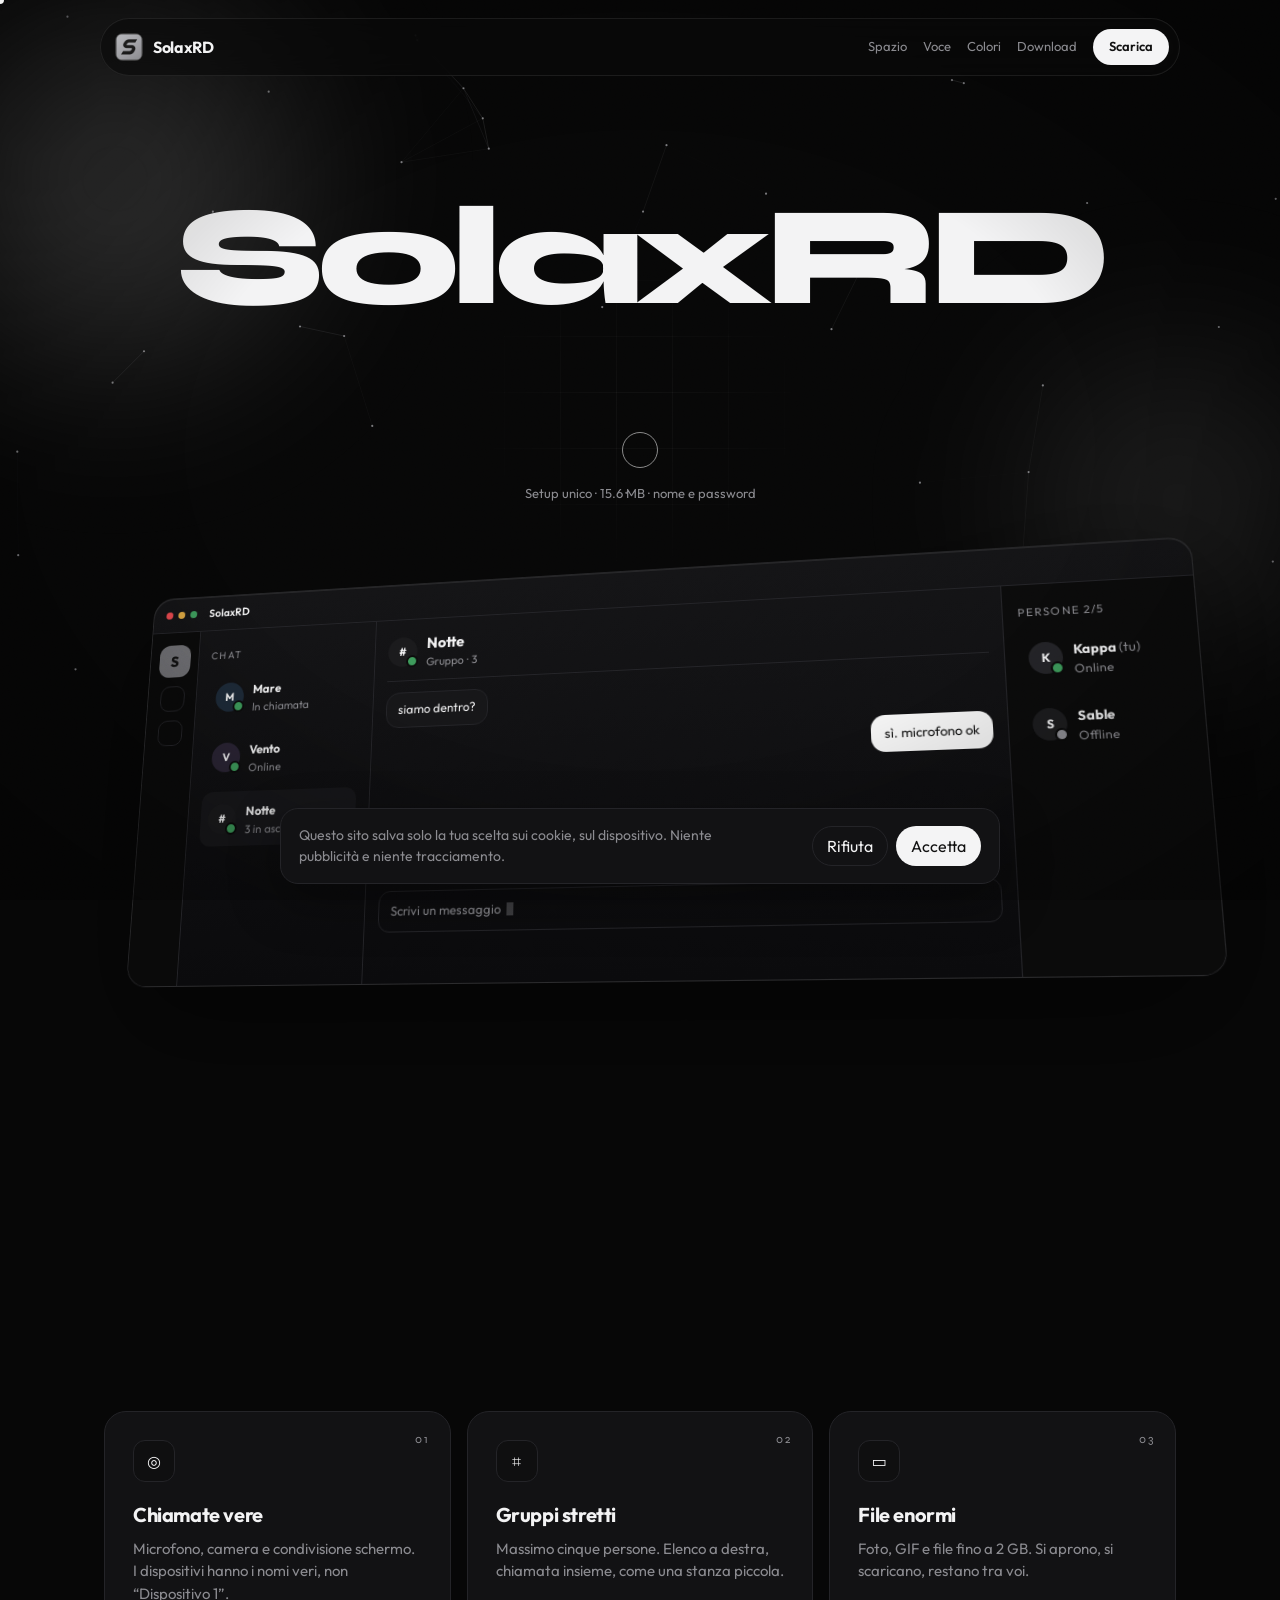
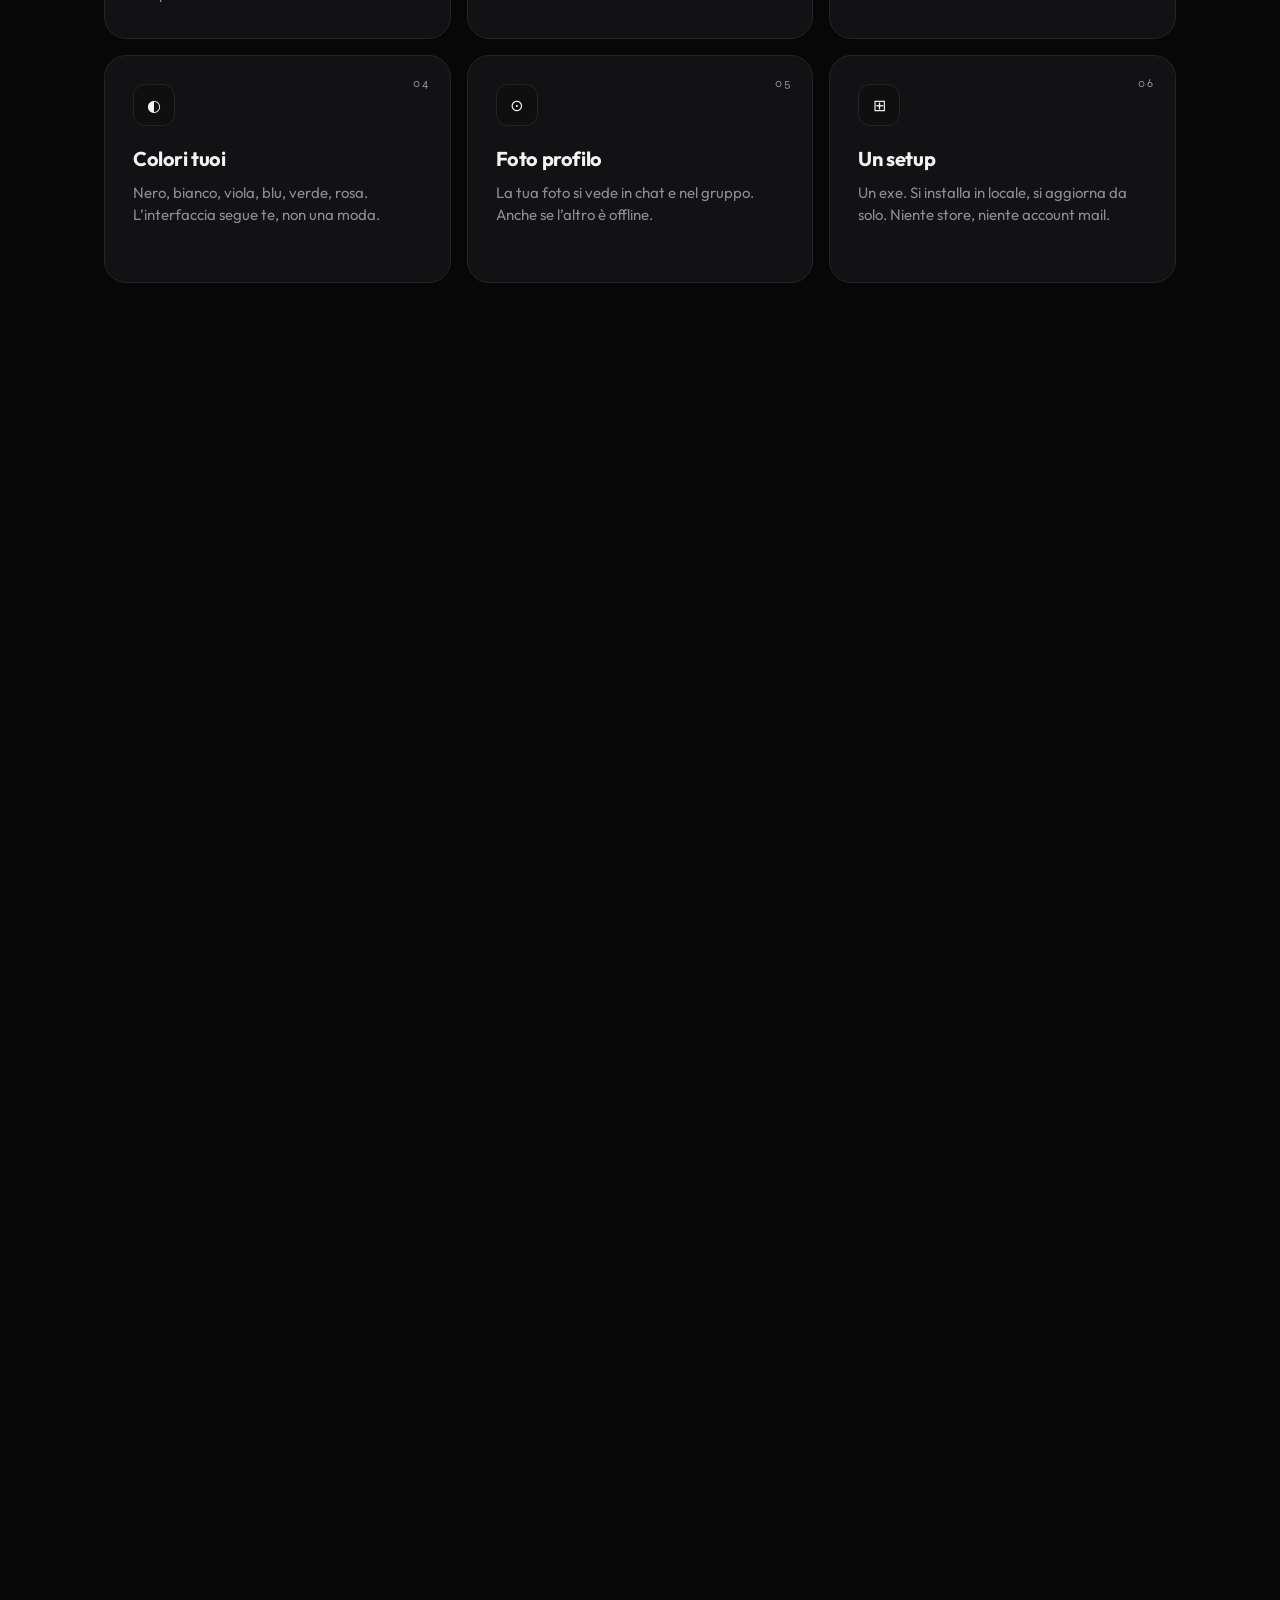
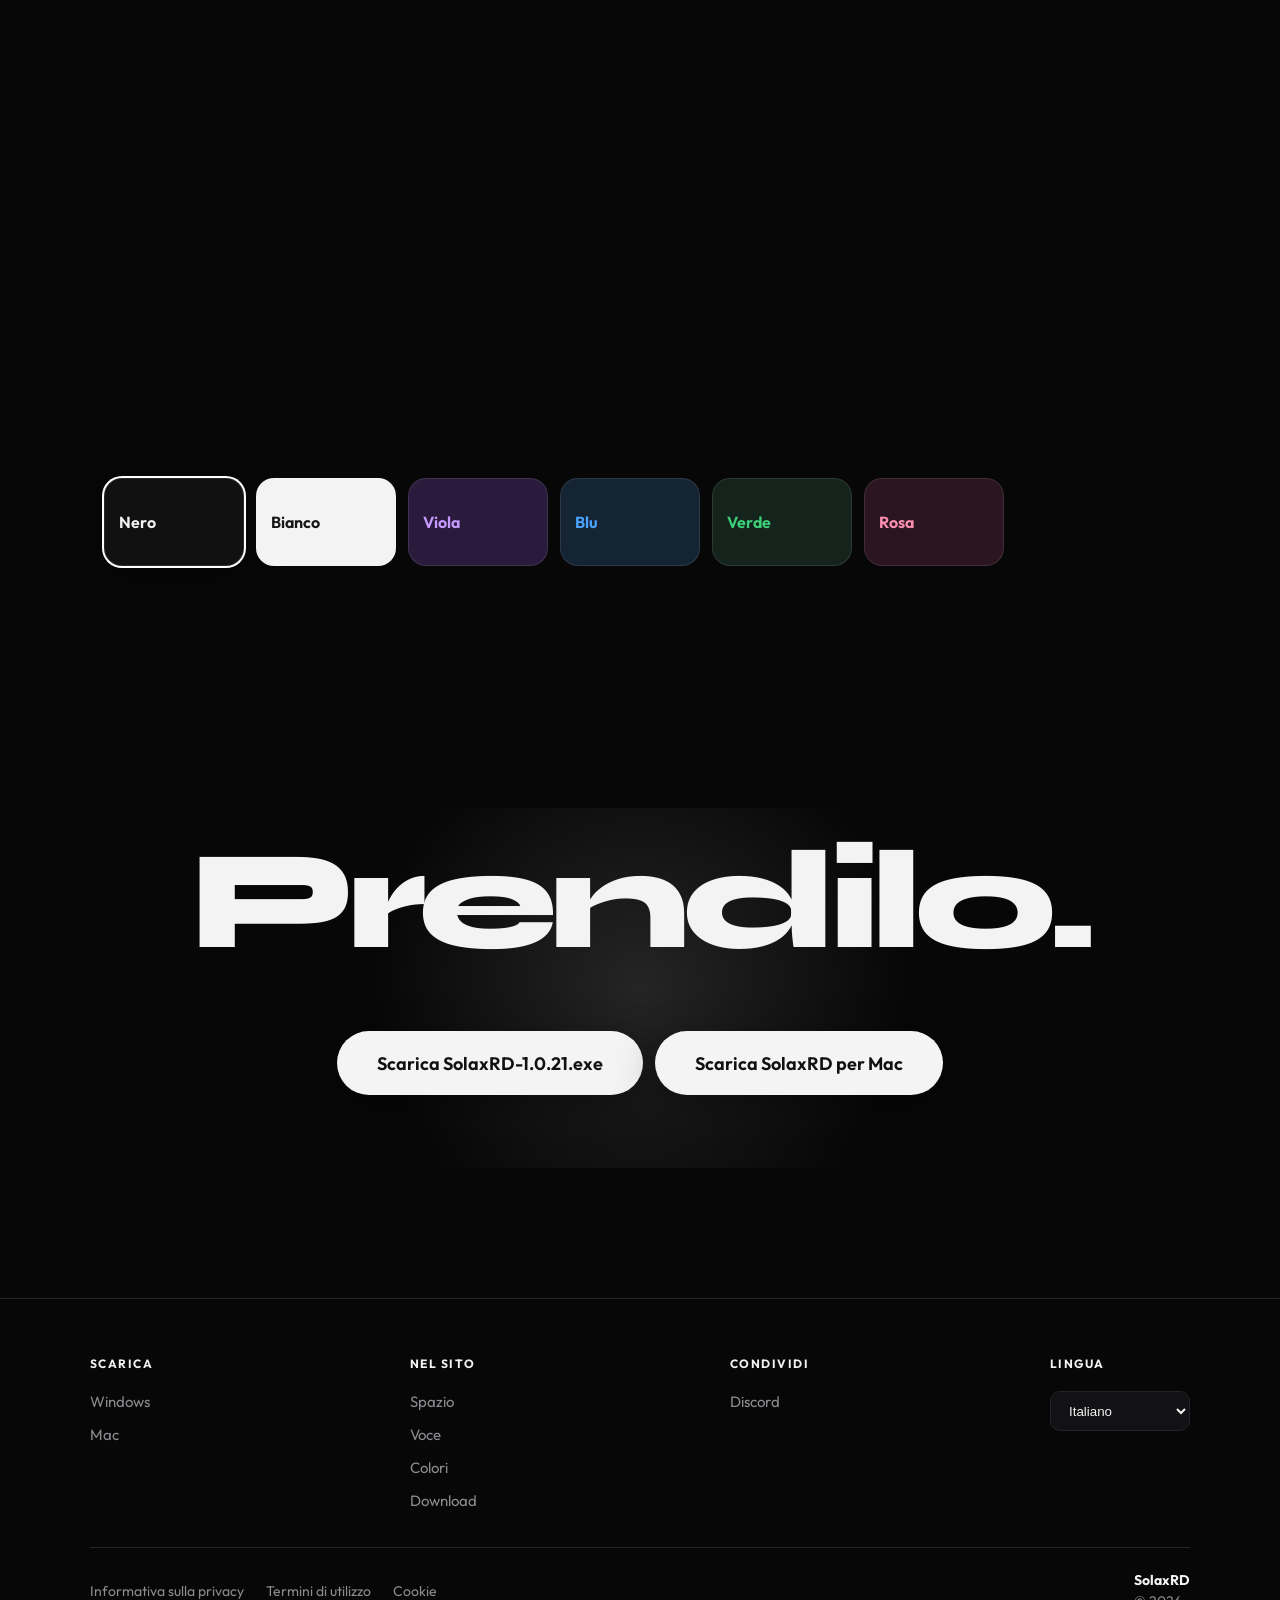
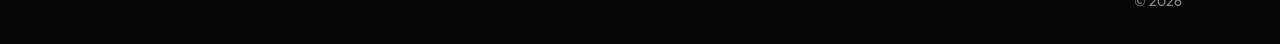
<file: index.html>
﻿<!DOCTYPE html>
<html lang="it" data-tone="dark">
<head>
  <meta charset="utf-8">
  <meta name="viewport" content="width=device-width, initial-scale=1">
  <meta name="theme-color" content="#070707">
  <meta name="description" content="SolaxRD è la chat per Windows: chiamate, gruppi, foto e file fino a 2 GB. Leggera, tua, senza browser.">
  <meta property="og:title" content="SolaxRD — Il tuo spazio. Subito.">
  <meta property="og:description" content="Chat, voce e gruppi sul desktop. Scarica per Windows.">
  <meta property="og:image" content="media/icon.png">
  <meta property="og:type" content="website">
  <title>SolaxRD — Il tuo spazio. Subito.</title>
  <link rel="icon" href="media/favicon.png">
  <link rel="apple-touch-icon" href="media/icon.png">
  <link rel="preconnect" href="https://fonts.googleapis.com">
  <link rel="preconnect" href="https://fonts.gstatic.com" crossorigin>
  <link href="https://fonts.googleapis.com/css2?family=Outfit:wght@300;400;500;600;700&family=Syne:wght@600;700;800&display=swap" rel="stylesheet">
  <link rel="stylesheet" href="css/site.css?v=3">
</head>
<body>
  <a class="skip" href="#top">Vai al contenuto</a>

  <div class="loader" id="loader" aria-hidden="true">
    <div class="loader-core">
      <div class="loader-ring"></div>
      <div class="loader-mark">
        <img src="media/icon.png" alt="">
      </div>
    </div>
    <div class="loader-bar"><span id="loader-fill"></span></div>
    <p class="loader-count" id="loader-count">00</p>
    <p class="loader-word">SolaxRD</p>
  </div>

  <div class="cursor" id="cursor"></div>
  <div class="cursor-ring" id="cursor-ring"></div>
  <canvas id="field" aria-hidden="true"></canvas>
  <div class="vignette" aria-hidden="true"></div>
  <div class="noise" aria-hidden="true"></div>
  <div class="orbs" id="orbs" aria-hidden="true">
    <span class="orb orb-a"></span>
    <span class="orb orb-b"></span>
    <span class="orb orb-c"></span>
  </div>
  <div class="progress" id="progress"></div>

  <header class="nav" id="nav">
    <div class="nav-inner">
      <a class="brand" href="#top">
        <img src="media/icon.png" alt="">
        <span>SolaxRD</span>
      </a>
      <nav class="nav-links">
        <a href="#features">Spazio</a>
        <a href="#live">Voce</a>
        <a href="#themes">Colori</a>
        <a href="#get">Download</a>
      </nav>
      <a class="nav-cta" href="download/SolaxRD-1.0.21.exe" download="SolaxRD-1.0.21.exe">
        <span class="magnetic-inner">Scarica</span>
      </a>
      <button class="nav-toggle" id="nav-toggle" type="button" aria-label="Apri il menu" aria-controls="menu" aria-expanded="false">
        <span></span><span></span>
      </button>
    </div>
  </header>
  <nav class="menu" id="menu" aria-hidden="true">
    <a href="#features">Spazio</a>
    <a href="#live">Voce</a>
    <a href="#themes">Colori</a>
    <a href="#get">Download</a>
    <a class="menu-dl" href="download/SolaxRD-1.0.21.exe" download="SolaxRD-1.0.21.exe">Scarica per Windows</a>
  </nav>

  <main id="top">
    <section class="hero">
      <div class="spot-grid" id="spot-grid" aria-hidden="true"></div>
      <p class="kicker reveal"><span></span> Windows · voce · gruppi</p>
      <h1 class="hero-title" data-split>SolaxRD</h1>
      <p class="lead reveal">Chat e chiamate sul desktop. Niente schede, niente attesa: apri, entra, parla.</p>
      <div class="hero-actions reveal">
        <a class="btn btn-glow" href="download/SolaxRD-1.0.21.exe" download="SolaxRD-1.0.21.exe">
          <span class="magnetic-inner">
            <span class="btn-shine"></span>
            Scarica per Windows
          </span>
        </a>
        <a class="btn" href="download/SolaxRD-Mac.zip" download="SolaxRD-Mac.zip">
          <span class="magnetic-inner">Scarica per Mac</span>
        </a>
      </div>
        <p class="btn-meta" id="hero-meta">Setup unico · <span data-size>~16 MB</span> · nome e password</p>
      </div>
      <div class="hero-stage">
        <div class="hero-s" aria-hidden="true">S</div>
        <div class="device" id="device">
          <div class="device-bar">
            <span></span><span></span><span></span>
            <strong>SolaxRD</strong>
          </div>
          <div class="device-body">
            <aside class="mock-rail">
              <div class="mock-s">S</div>
              <i class="dot-btn"></i>
              <i class="dot-btn"></i>
            </aside>
            <div class="mock-list">
              <small>Chat</small>
              <button type="button" class="mock-row" data-chat="mare">
                <span class="ava a1">M</span>
                <span><b>Mare</b><em>In chiamata</em></span>
              </button>
              <button type="button" class="mock-row" data-chat="vento">
                <span class="ava a2">V</span>
                <span><b>Vento</b><em>Online</em></span>
              </button>
              <button type="button" class="mock-row active" data-chat="notte">
                <span class="ava a3">#</span>
                <span><b>Notte</b><em>3 in ascolto</em></span>
              </button>
            </div>
            <div class="mock-thread">
              <header>
                <span class="ava a3" id="thread-ava">#</span>
                <div>
                  <b id="thread-name">Notte</b>
                  <em id="thread-meta">Gruppo · 3</em>
                </div>
              </header>
              <div class="bubbles" id="bubbles"></div>
              <footer class="mock-compose"><span>Scrivi un messaggio</span></footer>
            </div>
            <div class="mock-people">
              <small>Persone 2/5</small>
              <div class="person">
                <span class="ava a4">K</span>
                <span><b>Kappa <i>(tu)</i></b><em>Online</em></span>
              </div>
              <div class="person dim">
                <span class="ava a5">S</span>
                <span><b>Sable</b><em>Offline</em></span>
              </div>
            </div>
          </div>
        </div>
      </div>
    </section>

    <section class="features" id="features">
      <p class="kicker reveal"><span></span> Lo spazio</p>
      <h2 class="section-title reveal">Tutto quello che serve.<br>Niente di più.</h2>
      <div class="grid">
        <article class="card tilt" data-spot>
          <div class="card-index">01</div>
          <div class="card-ico pulse">◎</div>
          <h3>Chiamate vere</h3>
          <p>Microfono, camera e condivisione schermo. I dispositivi hanno i nomi veri, non “Dispositivo 1”.</p>
        </article>
        <article class="card tilt" data-spot>
          <div class="card-index">02</div>
          <div class="card-ico">⌗</div>
          <h3>Gruppi stretti</h3>
          <p>Massimo cinque persone. Elenco a destra, chiamata insieme, come una stanza piccola.</p>
        </article>
        <article class="card tilt" data-spot>
          <div class="card-index">03</div>
          <div class="card-ico">▭</div>
          <h3>File enormi</h3>
          <p>Foto, GIF e file fino a 2 GB. Si aprono, si scaricano, restano tra voi.</p>
        </article>
        <article class="card tilt" data-spot>
          <div class="card-index">04</div>
          <div class="card-ico">◐</div>
          <h3>Colori tuoi</h3>
          <p>Nero, bianco, viola, blu, verde, rosa. L’interfaccia segue te, non una moda.</p>
        </article>
        <article class="card tilt" data-spot>
          <div class="card-index">05</div>
          <div class="card-ico">⊙</div>
          <h3>Foto profilo</h3>
          <p>La tua foto si vede in chat e nel gruppo. Anche se l’altro è offline.</p>
        </article>
        <article class="card tilt" data-spot>
          <div class="card-index">06</div>
          <div class="card-ico">⊞</div>
          <h3>Un setup</h3>
          <p>Un exe. Si installa in locale, si aggiorna da solo. Niente store, niente account mail.</p>
        </article>
      </div>
    </section>

    <section class="live" id="live">
      <div class="live-copy">
        <p class="kicker reveal"><span></span> Voce</p>
        <h2 class="section-title reveal">Entra. Parla.<br>Resta.</h2>
        <p class="reveal">Premi per parlare, togli l’eco, scegli microfono e cuffie. La chiamata di gruppo tiene tutti nello stesso respiro, con i volti a destra.</p>
        <ul class="ticks reveal">
          <li>Audio in uscita e microfono con i nomi Windows</li>
          <li>Mutato e silenziato dal dock, come in una console</li>
          <li>Stati: online, assente, non disturbare</li>
        </ul>
      </div>
      <div class="live-stage reveal">
        <canvas id="eq" class="eq" aria-hidden="true"></canvas>
        <div class="call-card">
          <div class="call-top">
            <span class="live-dot"></span>
            In chiamata · Notte
          </div>
          <div class="call-faces">
            <div class="face" data-face><span>K</span><small>tu</small></div>
            <div class="face talking" data-face><span>M</span><small>Mare</small></div>
            <div class="face" data-face><span>V</span><small>Vento</small></div>
          </div>
          <div class="call-bar">
            <button type="button" data-toggle="mic" aria-pressed="false">Microfono</button>
            <button type="button" data-toggle="audio" aria-pressed="false">Audio</button>
            <button type="button" class="danger" data-toggle="end">Chiudi</button>
          </div>
        </div>
      </div>
    </section>

    <section class="path" id="path">
      <p class="kicker reveal"><span></span> Tre gesti</p>
      <h2 class="section-title reveal">Scarica. Entra.<br>Parla.</h2>
      <ol class="steps">
        <li class="step reveal">
          <b>01</b>
          <h3>Prendi il setup</h3>
          <p>Un file, Windows 10 o 11. Si installa in locale, niente store.</p>
        </li>
        <li class="step reveal">
          <b>02</b>
          <h3>Apri con il tuo nome</h3>
          <p>Nome e password. Niente mail. L’account resta sul tuo PC.</p>
        </li>
        <li class="step reveal">
          <b>03</b>
          <h3>Chiama chi vuoi</h3>
          <p>Chat, gruppi, voce, file. Aggiornamenti dall’app, quando escono.</p>
        </li>
      </ol>
    </section>

    <section class="themes" id="themes">
      <p class="kicker reveal"><span></span> Pelle</p>
      <h2 class="section-title reveal">Cambia luce.<br>Non cambia te.</h2>
      <div class="swatches">
        <button type="button" class="swatch on" data-tone="dark" style="--sw:#111; --fg:#f2f2f2">Nero</button>
        <button type="button" class="swatch" data-tone="light" style="--sw:#f3f3f4; --fg:#161618">Bianco</button>
        <button type="button" class="swatch" data-tone="purple" style="--sw:#2a1b3d; --fg:#c59bff">Viola</button>
        <button type="button" class="swatch" data-tone="blue" style="--sw:#142433; --fg:#4aa3ff">Blu</button>
        <button type="button" class="swatch" data-tone="green" style="--sw:#14241c; --fg:#3dcf7a">Verde</button>
        <button type="button" class="swatch" data-tone="rose" style="--sw:#2a1520; --fg:#ff8fb1">Rosa</button>
      </div>
    </section>

    <section class="get" id="get">
      <div class="get-glow" aria-hidden="true"></div>
      <p class="kicker reveal"><span></span> Download</p>
      <h2 class="get-title" data-split>Prendilo.</h2>
      <p class="lead reveal">Windows o Mac. Stesso nome, stessa password.</p>
      <div class="hero-actions">
        <a class="btn btn-huge" href="download/SolaxRD-1.0.21.exe" download="SolaxRD-1.0.21.exe">
          <span class="magnetic-inner">
            <span class="btn-shine"></span>
            Scarica SolaxRD-1.0.21.exe
          </span>
        </a>
        <a class="btn btn-huge" href="download/SolaxRD-Mac.zip" download="SolaxRD-Mac.zip">
          <span class="magnetic-inner">Scarica SolaxRD per Mac</span>
        </a>
      </div>
      <p class="btn-meta reveal">Su Mac: tasto destro su SolaxRD e scegli Apri.</p>
      <p class="btn-meta reveal" id="get-meta"><span data-size>~16 MB</span> · aggiornamenti dall’app · niente mail</p>
    </section>
  </main>

  <footer class="foot">
    <div class="foot-cols">
      <div class="foot-col">
        <h2>Scarica</h2>
        <a href="download/SolaxRD-1.0.21.exe" download="SolaxRD-1.0.21.exe">Windows</a>
        <a href="download/SolaxRD-Mac.zip" download="SolaxRD-Mac.zip">Mac</a>
      </div>
      <div class="foot-col">
        <h2>Nel sito</h2>
        <a href="#features">Spazio</a>
        <a href="#live">Voce</a>
        <a href="#themes">Colori</a>
        <a href="#get">Download</a>
      </div>
      <div class="foot-col">
        <h2>Condividi</h2>
        <a href="https://discord.gg/zq3fR5MxgU" target="_blank" rel="noopener noreferrer">Discord</a>
      </div>
      <div class="foot-col foot-lang">
        <h2>Lingua</h2>
        <select id="lang" aria-label="Lingua">
          <option value="it" selected>Italiano</option>
        </select>
      </div>
    </div>
    <div class="foot-bar">
      <nav>
        <button type="button" id="open-privacy">Informativa sulla privacy</button>
        <button type="button" id="open-terms">Termini di utilizzo</button>
        <button type="button" id="open-cookies">Cookie</button>
      </nav>
      <p><strong>SolaxRD</strong> © 2026</p>
    </div>
  </footer>

  <div class="legal-box" id="legal-box" hidden>
    <div class="legal-card" role="dialog" aria-modal="true" aria-labelledby="legal-title">
      <h2 id="legal-title">Note</h2>
      <div id="legal-copy"></div>
      <button class="btn" type="button" id="legal-close">Chiudi</button>
    </div>
  </div>

  <div class="cookie" id="cookie" hidden>
    <p>Questo sito salva solo la tua scelta sui cookie, sul dispositivo. Niente pubblicità e niente tracciamento.</p>
    <div>
      <button type="button" id="cookie-no">Rifiuta</button>
      <button type="button" id="cookie-yes">Accetta</button>
    </div>
  </div>

  <noscript>
    <style>.reveal{opacity:1;transform:none}.loader{display:none}[data-split] .ch{transform:none}</style>
  </noscript>
  <script src="js/site.js?v=3"></script>
</body>
</html>
</file>
<file: css/site.css>
:root, html[data-tone="dark"] {
  --bg: #070707;
  --bg-2: #0c0c0c;
  --text: #f3f3f4;
  --muted: #8b8b90;
  --line: #242428;
  --card: #121214;
  --silver: #d2d2d6;
  --fog: #6e6e72;
  --online: #3d9a5b;
  --danger: #e5484d;
  --glow: rgba(210, 210, 214, 0.18);
  --nav-bg: rgba(10, 10, 10, 0.62);
  --nav-line: rgba(255, 255, 255, 0.08);
  --btn: #f4f4f5;
  --btn-text: #111;
  --invert: #fff;
  --font: "Outfit", system-ui, sans-serif;
  --display: "Syne", "Outfit", sans-serif;
}
html[data-tone="light"] {
  --bg: #ececef;
  --bg-2: #f7f7f9;
  --text: #161618;
  --muted: #5c5c62;
  --line: #d5d5db;
  --card: #ffffff;
  --silver: #3a3a40;
  --fog: #8a8a90;
  --nav-bg: rgba(255, 255, 255, 0.72);
  --nav-line: rgba(0, 0, 0, 0.08);
  --btn: #161618;
  --btn-text: #f4f4f5;
  --invert: #111;
}
html[data-tone="purple"] {
  --bg: #120e18;
  --bg-2: #181320;
  --text: #f4eefe;
  --muted: #a18cb8;
  --line: #322644;
  --card: #1b1526;
  --silver: #d7c4f5;
  --nav-bg: rgba(18, 12, 28, 0.7);
  --nav-line: rgba(197, 155, 255, 0.18);
  --btn: #e8d7ff;
  --btn-text: #1a1024;
  --invert: #c59bff;
}
html[data-tone="blue"] {
  --bg: #0a1016;
  --bg-2: #101820;
  --text: #eaf3ff;
  --muted: #7e97ad;
  --line: #1e3344;
  --card: #121c26;
  --silver: #9ec9ff;
  --nav-bg: rgba(10, 16, 22, 0.7);
  --nav-line: rgba(74, 163, 255, 0.18);
  --btn: #d6ebff;
  --btn-text: #0c1822;
  --invert: #4aa3ff;
}
html[data-tone="green"] {
  --bg: #0b120e;
  --bg-2: #101810;
  --text: #e9f8ee;
  --muted: #7a9a84;
  --line: #1d3326;
  --card: #121a14;
  --silver: #9ee0b6;
  --nav-bg: rgba(10, 18, 12, 0.7);
  --nav-line: rgba(61, 207, 122, 0.18);
  --btn: #d7f5e2;
  --btn-text: #0d1810;
  --invert: #3dcf7a;
}
html[data-tone="rose"] {
  --bg: #160e12;
  --bg-2: #1c1216;
  --text: #ffeff4;
  --muted: #b48998;
  --line: #3a222c;
  --card: #22141a;
  --silver: #ffc1d2;
  --nav-bg: rgba(22, 12, 16, 0.7);
  --nav-line: rgba(255, 143, 177, 0.18);
  --btn: #ffd7e4;
  --btn-text: #1a0e12;
  --invert: #ff8fb1;
}

* { box-sizing: border-box; margin: 0; padding: 0; }
html { scroll-behavior: auto; }
html, body { min-height: 100%; }
body {
  font-family: var(--font);
  background: var(--bg);
  color: var(--text);
  line-height: 1.5;
  overflow-x: hidden;
  transition: background-color .55s ease, color .55s ease;
}
body.has-cursor, body.has-cursor button, body.has-cursor a { cursor: none; }
a { color: inherit; text-decoration: none; }
button { font: inherit; color: inherit; background: none; border: 0; cursor: pointer; }
img { display: block; max-width: 100%; }
strong { font-weight: 650; }
::selection { background: var(--invert); color: var(--bg); }
:focus-visible { outline: 2px solid var(--invert); outline-offset: 3px; }

.skip {
  position: absolute; left: 16px; top: -48px; z-index: 120;
  padding: 8px 14px; border-radius: 999px; background: var(--btn); color: var(--btn-text);
}
.skip:focus { top: 16px; }

.vignette {
  position: fixed; inset: 0; pointer-events: none; z-index: 35;
  background: radial-gradient(ellipse at center, transparent 50%, rgba(0,0,0,.38) 100%);
}
html[data-tone="light"] .vignette { background: radial-gradient(ellipse at center, transparent 55%, rgba(0,0,0,.08) 100%); }
.noise {
  position: fixed; inset: 0; pointer-events: none; z-index: 40;
  opacity: 0.06;
  background-image: url("data:image/svg+xml,%3Csvg xmlns='http://www.w3.org/2000/svg' width='180' height='180'%3E%3Cfilter id='n'%3E%3CfeTurbulence type='fractalNoise' baseFrequency='.85' numOctaves='4' stitchTiles='stitch'/%3E%3C/filter%3E%3Crect width='180' height='180' filter='url(%23n)' opacity='.9'/%3E%3C/svg%3E");
  mix-blend-mode: overlay;
}
#field { position: fixed; inset: 0; z-index: 0; pointer-events: none; }
.orbs {
  position: fixed; inset: 0; z-index: 0; pointer-events: none; overflow: hidden;
  transform: translate3d(calc(var(--mx, 0) * 28px), calc(var(--my, 0) * 18px), 0);
  transition: transform .4s ease-out;
}
.orb {
  position: absolute; border-radius: 50%; filter: blur(74px);
  animation: drift 18s ease-in-out infinite;
}
.orb-a { width: 42vw; height: 42vw; left: -12vw; top: -10vh; background: radial-gradient(circle, color-mix(in srgb, var(--invert) 22%, transparent), transparent 70%); }
.orb-b { width: 36vw; height: 36vw; right: -10vw; top: 30vh; background: radial-gradient(circle, color-mix(in srgb, var(--invert) 12%, transparent), transparent 70%); animation-delay: -6s; }
.orb-c { width: 28vw; height: 28vw; left: 30vw; bottom: -12vh; background: radial-gradient(circle, color-mix(in srgb, var(--invert) 10%, transparent), transparent 70%); animation-delay: -11s; }
@keyframes drift {
  0%, 100% { transform: translate3d(0,0,0) scale(1); }
  50% { transform: translate3d(4%, -6%, 0) scale(1.12); }
}

.progress {
  position: fixed; top: 0; left: 0; height: 2px; width: 0;
  background: linear-gradient(90deg, transparent, var(--invert));
  z-index: 70; pointer-events: none;
}

.cursor, .cursor-ring {
  position: fixed; top: 0; left: 0; pointer-events: none; z-index: 80;
  border-radius: 50%; mix-blend-mode: difference; opacity: 0;
}
body.has-cursor .cursor, body.has-cursor .cursor-ring { opacity: 1; }
.cursor { width: 8px; height: 8px; margin: -4px 0 0 -4px; background: #fff; }
.cursor-ring {
  width: 36px; height: 36px; margin: -18px 0 0 -18px;
  border: 1px solid rgba(255,255,255,.55);
  transition: width .25s, height .25s, margin .25s, background .25s, border-color .25s;
}
body.cursor-grow .cursor-ring {
  width: 64px; height: 64px; margin: -32px 0 0 -32px;
  background: rgba(255,255,255,.08); border-color: #fff;
}

.loader {
  position: fixed; inset: 0; z-index: 100; background: #050505;
  display: grid; place-items: center; gap: 18px; align-content: center;
  clip-path: circle(150% at 50% 50%);
  transition: clip-path .9s cubic-bezier(.16,1,.3,1), visibility .9s;
}
.loader.out {
  clip-path: circle(0% at 50% 50%);
  pointer-events: none;
  visibility: hidden;
}
.loader-core { position: relative; width: 120px; height: 120px; display: grid; place-items: center; }
.loader-ring {
  position: absolute; inset: 0; border-radius: 50%;
  border: 1px solid rgba(255,255,255,.12);
  border-top-color: #fff;
  animation: spin 1s linear infinite;
}
.loader-mark {
  width: 84px; height: 84px; border-radius: 22px; overflow: hidden;
  animation: pop 1.1s cubic-bezier(.16,1,.3,1) both;
  box-shadow: 0 0 0 1px rgba(255,255,255,.12), 0 20px 60px rgba(0,0,0,.55);
}
.loader-mark img { width: 100%; height: 100%; object-fit: cover; }
.loader-bar {
  width: 140px; height: 2px; background: #1c1c1c; overflow: hidden; border-radius: 2px;
}
.loader-bar span {
  display: block; height: 100%; width: 0; background: #fff;
  box-shadow: 0 0 16px #fff;
}
.loader-count, .loader-word {
  font-family: var(--display); letter-spacing: .28em; color: #8b8b90;
}
.loader-count { font-size: 13px; }
.loader-word { font-size: 11px; text-transform: uppercase; }
@keyframes spin { to { transform: rotate(360deg); } }
@keyframes pop {
  from { transform: scale(.6) rotate(-8deg); opacity: 0; }
  to { transform: scale(1) rotate(0); opacity: 1; }
}

.nav {
  position: fixed; top: 18px; left: 0; right: 0;
  z-index: 95; display: flex; justify-content: center;
  pointer-events: none; background: none; border: 0; padding: 0;
  animation: drop 1s .2s cubic-bezier(.16,1,.3,1);
  transition: transform .45s cubic-bezier(.16,1,.3,1);
}
.nav.nav-hide { transform: translateY(-140%); }
.nav-inner {
  pointer-events: auto;
  width: min(1080px, calc(100% - 24px));
  display: flex; align-items: center; gap: 16px;
  padding: 10px 10px 10px 14px;
  background: var(--nav-bg);
  border: 1px solid var(--nav-line);
  border-radius: 999px;
  backdrop-filter: blur(18px);
  transition: background-color .55s, border-color .55s;
}
.brand { display: flex; align-items: center; gap: 10px; font-weight: 700; letter-spacing: -.02em; flex: none; }
.brand img { width: 28px; height: 28px; border-radius: 8px; }
.nav-links { display: flex; gap: 16px; margin-left: auto; font-size: 13px; color: var(--muted); flex: none; }
.nav-links a { position: relative; }
.nav-links a::after {
  content: ""; position: absolute; left: 0; bottom: -4px; height: 1px; width: 0;
  background: var(--text); transition: width .35s;
}
.nav-links a:hover::after { width: 100%; }
.nav-cta {
  flex: none; white-space: nowrap;
  padding: 8px 16px; border-radius: 999px; background: var(--btn); color: var(--btn-text);
  font-size: 13px; font-weight: 600;
}
.menu {
  position: fixed; inset: 0; z-index: 90;
  display: flex; flex-direction: column; justify-content: center; align-items: center; gap: 28px;
  background: color-mix(in srgb, var(--bg) 92%, black);
  font-size: 36px; font-family: var(--display); font-weight: 800;
  opacity: 0; visibility: hidden; pointer-events: none;
  transition: opacity .35s, visibility .35s;
}
.menu.open { opacity: 1; visibility: visible; pointer-events: auto; }
.menu-dl {
  margin-top: 12px; font-size: 16px; font-family: var(--font); font-weight: 650;
  padding: 12px 22px; border-radius: 999px; background: var(--btn); color: var(--btn-text);
}
.nav-toggle {
  display: none; width: 42px; height: 42px; border-radius: 50%;
  border: 1px solid var(--nav-line); position: relative;
}
.nav-toggle span {
  position: absolute; left: 12px; right: 12px; height: 1px; background: var(--text);
  transition: transform .3s, opacity .3s, top .3s;
}
.nav-toggle span:first-child { top: 17px; }
.nav-toggle span:last-child { top: 24px; }
.nav-toggle[aria-expanded="true"] span:first-child { top: 20px; transform: rotate(45deg); }
.nav-toggle[aria-expanded="true"] span:last-child { top: 20px; transform: rotate(-45deg); }
@keyframes drop {
  from { opacity: 0; transform: translateY(-24px); }
  to { opacity: 1; transform: translateY(0); }
}

.hero {
  position: relative; z-index: 1;
  padding: 160px 24px 40px;
  min-height: 100vh;
  min-height: 100dvh;
  display: grid; justify-items: center; text-align: center;
  overflow: visible;
}
.spot-grid {
  position: absolute; inset: 0; pointer-events: none;
  background-image:
    linear-gradient(rgba(255,255,255,.045) 1px, transparent 1px),
    linear-gradient(90deg, rgba(255,255,255,.045) 1px, transparent 1px);
  background-size: 56px 56px;
  mask-image: radial-gradient(circle 280px at var(--spot-x, 50%) var(--spot-y, 40%), #000 0%, transparent 70%);
  -webkit-mask-image: radial-gradient(circle 280px at var(--spot-x, 50%) var(--spot-y, 40%), #000 0%, transparent 70%);
  opacity: .9;
}
html[data-tone="light"] .spot-grid {
  background-image:
    linear-gradient(rgba(0,0,0,.06) 1px, transparent 1px),
    linear-gradient(90deg, rgba(0,0,0,.06) 1px, transparent 1px);
}
.kicker {
  display: inline-flex; align-items: center; gap: 10px;
  color: var(--muted); font-size: 12px; letter-spacing: .22em; text-transform: uppercase;
}
.kicker span {
  width: 28px; height: 1px; background: linear-gradient(90deg, transparent, var(--text));
  animation: kicker 2.2s ease infinite;
}
@keyframes kicker {
  0% { transform: scaleX(.4); opacity: .4; }
  50% { transform: scaleX(1); opacity: 1; }
  100% { transform: scaleX(.4); opacity: .4; }
}
.hero-title, .get-title, .section-title {
  font-family: var(--display);
  font-weight: 800;
  letter-spacing: -.06em;
  line-height: .88;
}
.hero-title {
  font-size: clamp(52px, 11vw, 148px);
  margin: 18px 0;
  max-width: 100%;
  overflow: visible;
  white-space: nowrap;
}
.hero-title .ch, .get-title .ch {
  display: inline-block;
  transform: translateY(110%);
  animation: up 1s cubic-bezier(.16,1,.3,1) forwards paused;
}
[data-split].play .ch { animation-play-state: running; }
@keyframes up { to { transform: translateY(0); } }
.lead { max-width: 520px; color: var(--muted); font-size: 18px; font-weight: 400; }
.hero-actions { margin-top: 28px; display: flex; flex-wrap: wrap; gap: 12px; justify-content: center; }
.get .hero-actions { margin-top: 8px; }
.btn {
  position: relative; display: inline-flex; align-items: center; justify-content: center;
  min-height: 52px; padding: 0 8px; border-radius: 999px;
  background: var(--btn); color: var(--btn-text); font-weight: 650;
  box-shadow: 0 10px 40px rgba(0,0,0,.35);
  isolation: isolate;
}
.btn .magnetic-inner {
  position: relative; display: inline-flex; align-items: center; justify-content: center;
  min-height: 52px; padding: 0 24px; overflow: hidden; border-radius: 999px;
}
.btn-glow { animation: btnPulse 2.8s ease-in-out infinite; }
@keyframes btnPulse {
  0%, 100% { box-shadow: 0 10px 40px rgba(0,0,0,.35), 0 0 0 0 color-mix(in srgb, var(--invert) 18%, transparent); }
  50% { box-shadow: 0 16px 50px rgba(0,0,0,.4), 0 0 0 12px transparent; }
}
.btn-shine {
  position: absolute; inset: -40%;
  background: linear-gradient(120deg, transparent 30%, rgba(255,255,255,.7), transparent 70%);
  transform: translateX(-120%) rotate(12deg);
  animation: shine 2.8s 1.2s ease-in-out infinite;
  pointer-events: none;
}
@keyframes shine {
  0% { transform: translateX(-120%) rotate(12deg); }
  30%, 100% { transform: translateX(120%) rotate(12deg); }
}
.btn-huge { min-height: 64px; font-size: 18px; }
.btn-huge .magnetic-inner { min-height: 64px; padding: 0 32px; }
.btn-meta { margin-top: 12px; color: var(--muted); font-size: 13px; }

.hero-stage {
  position: relative; width: min(1080px, 100%); margin-top: 56px;
  perspective: 1400px;
}
.hero-s {
  position: absolute; left: 50%; top: 8%;
  transform: translateX(-50%);
  font-family: var(--display); font-weight: 800;
  font-size: min(42vw, 420px); line-height: .8; letter-spacing: -.1em;
  color: transparent; -webkit-text-stroke: 1px color-mix(in srgb, var(--text) 12%, transparent);
  pointer-events: none; user-select: none;
  animation: sfloat 8s ease-in-out infinite;
}
@keyframes sfloat {
  0%, 100% { transform: translateX(-50%) translateY(0); }
  50% { transform: translateX(-50%) translateY(-18px); }
}
.device {
  position: relative; z-index: 2;
  border: 1px solid rgba(255,255,255,.1);
  background: linear-gradient(180deg, #141416, #0b0b0d);
  color: #f3f3f4;
  border-radius: 22px; overflow: hidden;
  box-shadow: 0 40px 120px rgba(0,0,0,.55), inset 0 1px 0 rgba(255,255,255,.08);
  transform: rotateX(12deg) rotateY(-10deg);
  transform-style: preserve-3d;
  transition: transform .18s ease-out;
  animation: rise 1.4s .3s cubic-bezier(.16,1,.3,1) both;
}
@keyframes rise {
  from { opacity: 0; transform: rotateX(18deg) rotateY(-14deg) translateY(60px); }
  to { opacity: 1; transform: rotateX(12deg) rotateY(-10deg) translateY(0); }
}
.device-bar {
  display: flex; align-items: center; gap: 6px; padding: 10px 14px;
  border-bottom: 1px solid #242428; color: #8b8b90; font-size: 12px;
}
.device-bar span { width: 8px; height: 8px; border-radius: 50%; background: #3a3a3e; }
.device-bar span:first-child { background: #e5484d; }
.device-bar span:nth-child(2) { background: #d9a441; }
.device-bar span:nth-child(3) { background: #3d9a5b; }
.device-bar strong { margin-left: 8px; color: #f3f3f4; font-weight: 600; }
.device-body {
  display: grid; grid-template-columns: 56px 200px 1fr 180px; min-height: 380px;
}
.mock-rail {
  border-right: 1px solid #242428; padding: 14px 8px;
  display: flex; flex-direction: column; align-items: center; gap: 10px;
  background: #0a0a0a;
}
.mock-s {
  width: 36px; height: 36px; border-radius: 12px;
  display: grid; place-items: center; font-weight: 800;
  background: #6e6e72; color: #111;
}
.dot-btn { width: 28px; height: 28px; border-radius: 10px; border: 1px solid #242428; }
.mock-list, .mock-thread, .mock-people { padding: 14px; text-align: left; }
.mock-list { border-right: 1px solid #242428; }
.mock-people { border-left: 1px solid #242428; background: #0b0b0b; }
.mock-list small, .mock-people small { color: #8b8b90; font-size: 11px; letter-spacing: .12em; text-transform: uppercase; }
.mock-row, .person {
  display: flex; gap: 10px; align-items: center; width: 100%;
  padding: 8px; margin-top: 8px; border-radius: 12px;
}
.mock-row { text-align: left; }
.mock-row.active { background: #17171a; }
.mock-row em, .person em, .mock-thread em { display: block; color: #8b8b90; font-style: normal; font-size: 12px; }
.mock-row b, .person b { font-size: 13px; }
.ava {
  width: 32px; height: 32px; border-radius: 50%; flex: none;
  display: grid; place-items: center; font-size: 12px; font-weight: 700;
  position: relative;
}
.ava::after {
  content: ""; position: absolute; right: -1px; bottom: -1px;
  width: 9px; height: 9px; border-radius: 50%; background: var(--online); border: 2px solid #0b0b0b;
}
.person.dim .ava::after { background: #8d8d93; }
.a1 { background: #1d2a38; }
.a2 { background: #2a2434; }
.a3 { background: #1a1a1c; }
.a4 { background: #242428; }
.a5 { background: #1c1c1e; }
.mock-thread header { display: flex; gap: 10px; align-items: center; padding-bottom: 10px; border-bottom: 1px solid #242428; }
.bubbles { min-height: 220px; padding: 12px 0; display: flex; flex-direction: column; gap: 8px; }
.bubble {
  align-self: flex-start; max-width: 80%;
  padding: 8px 12px; border-radius: 14px;
  background: #161618; border: 1px solid #242428; font-size: 13px;
  animation: bubble .5s cubic-bezier(.16,1,.3,1) both;
}
.bubble.mine { align-self: flex-end; background: #f2f2f2; color: #111; border-color: transparent; }
@keyframes bubble { from { opacity: 0; transform: translateY(12px) scale(.96); } }
.mock-compose {
  margin-top: auto; padding: 10px 12px; border: 1px solid #242428; border-radius: 12px;
  color: #8b8b90; font-size: 13px;
}
.mock-compose span::after {
  content: ""; display: inline-block; width: 7px; height: 13px; margin-left: 6px;
  background: currentColor; vertical-align: -2px; opacity: .4;
  animation: caret 1s steps(1) infinite;
}
@keyframes caret { 50% { opacity: 0; } }
.person i { color: #8b8b90; font-style: normal; font-weight: 400; }

.scroll-hint {
  margin-top: 36px; font-size: 12px; letter-spacing: .2em; text-transform: uppercase; color: var(--muted);
  animation: bounce 2s ease-in-out infinite;
}
@keyframes bounce {
  0%, 100% { transform: translateY(0); opacity: .6; }
  50% { transform: translateY(8px); opacity: 1; }
}

.marquee {
  position: relative; z-index: 1; border-block: 1px solid var(--line);
  overflow: hidden; padding: 22px 0; background: color-mix(in srgb, var(--text) 2%, transparent);
}
.marquee-track {
  display: flex; gap: 48px; width: max-content;
  font-family: var(--display); font-size: 28px; font-weight: 700; letter-spacing: -.03em;
  animation: slide 22s linear infinite;
  color: color-mix(in srgb, var(--text) 55%, transparent);
}
.marquee:hover .marquee-track { animation-play-state: paused; }
.marquee-track span { position: relative; padding-right: 48px; }
.marquee-track span::after {
  content: "●"; position: absolute; right: 0; color: color-mix(in srgb, var(--text) 22%, transparent); font-size: 10px; top: 12px;
}
@keyframes slide {
  from { transform: translateX(0); }
  to { transform: translateX(-50%); }
}

.features, .live, .themes, .get, .stats, .path { position: relative; z-index: 1; padding: 120px 24px; }
.features, .themes, .path { width: min(1120px, 100%); margin: 0 auto; }
.section-title { font-size: clamp(36px, 6vw, 72px); margin: 14px 0 40px; }
.grid { display: grid; grid-template-columns: repeat(3, 1fr); gap: 16px; }
.card {
  position: relative; overflow: hidden;
  padding: 28px; border-radius: 22px; background: var(--card);
  border: 1px solid var(--line); min-height: 228px;
  transform-style: preserve-3d;
  transition: border-color .35s, box-shadow .35s;
}
.card::before {
  content: ""; position: absolute; inset: 0; pointer-events: none; opacity: 0;
  background: radial-gradient(220px circle at var(--x, 50%) var(--y, 50%), color-mix(in srgb, var(--invert) 16%, transparent), transparent 55%);
  transition: opacity .3s;
}
.card:hover::before { opacity: 1; }
.card-index {
  position: absolute; top: 18px; right: 20px;
  font-family: var(--display); font-size: 12px; letter-spacing: .16em; color: var(--muted);
}
.card-ico {
  width: 42px; height: 42px; border-radius: 12px; margin-bottom: 18px;
  display: grid; place-items: center; border: 1px solid var(--line); background: color-mix(in srgb, var(--card) 70%, var(--bg));
}
.card-ico.pulse { animation: ico 2s ease-in-out infinite; }
@keyframes ico {
  0%, 100% { box-shadow: 0 0 0 0 color-mix(in srgb, var(--invert) 12%, transparent); }
  50% { box-shadow: 0 0 0 8px transparent; }
}
.card h3 { font-size: 20px; margin-bottom: 8px; letter-spacing: -.02em; }
.card p { color: var(--muted); font-size: 15px; }

.reel { padding: 0; }
@media (min-width: 981px) {
  .reel { height: 280vh; }
  .reel-sticky {
    position: sticky; top: 0; height: 100vh; height: 100dvh;
    overflow: hidden; display: flex; align-items: center;
  }
  .reel-track {
    display: flex; gap: 28px; padding: 0 12vw;
    will-change: transform;
  }
  .reel-panel {
    position: relative; overflow: hidden;
    flex: none; width: min(820px, 78vw); height: min(68vh, 620px);
    padding: 48px; border-radius: 32px;
    background: var(--card); border: 1px solid var(--line);
    display: grid; align-content: end; text-align: left;
    box-shadow: 0 40px 100px rgba(0,0,0,.28);
  }
  .reel-bg {
    position: absolute; right: -2%; top: -8%;
    font-family: var(--display); font-weight: 800; font-size: 18vw; line-height: .8;
    letter-spacing: -.08em; color: transparent;
    -webkit-text-stroke: 1px color-mix(in srgb, var(--text) 12%, transparent);
    pointer-events: none; user-select: none;
  }
}
.reel-panel small {
  font-size: 12px; letter-spacing: .24em; text-transform: uppercase; color: var(--muted);
}
.reel-panel h2 {
  font-family: var(--display); font-weight: 800; letter-spacing: -.06em;
  font-size: clamp(36px, 6vw, 72px); line-height: .92; margin: 16px 0 18px;
}
.reel-panel p { max-width: 520px; color: var(--muted); font-size: 18px; }

.live {
  width: min(1120px, 100%); margin: 0 auto;
  display: grid; grid-template-columns: 1fr 1fr; gap: 48px; align-items: center;
}
.ticks { margin-top: 22px; list-style: none; color: var(--muted); }
.ticks li { padding: 8px 0 8px 22px; position: relative; }
.ticks li::before {
  content: ""; position: absolute; left: 0; top: 16px; width: 8px; height: 8px; border-radius: 50%;
  background: var(--text); box-shadow: 0 0 12px var(--invert);
}
.live-stage { position: relative; min-height: 340px; }
.eq { position: absolute; inset: 8% 0 18%; width: 100%; height: 74%; pointer-events: none; }
.call-card {
  position: relative; border-radius: 24px; padding: 22px;
  background: linear-gradient(180deg, #161618, #0d0d0f);
  color: #f3f3f4;
  border: 1px solid #242428;
  box-shadow: 0 30px 80px rgba(0,0,0,.4);
}
.call-top { color: #8b8b90; font-size: 13px; display: flex; align-items: center; gap: 8px; }
.live-dot {
  width: 8px; height: 8px; border-radius: 50%; background: var(--online);
  box-shadow: 0 0 12px var(--online); animation: blink 1.4s ease infinite;
}
@keyframes blink { 0%, 100% { opacity: 1; } 50% { opacity: .35; } }
.call-faces { display: grid; grid-template-columns: repeat(3, 1fr); gap: 10px; margin: 18px 0; }
.face {
  aspect-ratio: 1; border-radius: 16px; background: #1a1a1d; border: 1px solid #242428;
  display: grid; place-items: center; place-content: center; gap: 6px;
  transition: box-shadow .3s, transform .3s;
}
.face span {
  width: 48px; height: 48px; border-radius: 50%; display: grid; place-items: center;
  background: #242428; font-weight: 700;
}
.face.talking { box-shadow: 0 0 0 1px rgba(61,154,91,.5), 0 0 28px rgba(61,154,91,.2); animation: talk 1s ease infinite; }
@keyframes talk {
  0%, 100% { transform: scale(1); }
  50% { transform: scale(1.03); }
}
.face small { color: #8b8b90; font-size: 12px; }
.call-bar { display: flex; gap: 8px; }
.call-bar button {
  flex: 1; height: 40px; border-radius: 12px; background: #1c1c1f; border: 1px solid #242428; font-size: 13px; color: #f3f3f4;
}
.call-bar button[aria-pressed="true"] { opacity: .45; text-decoration: line-through; }
.call-bar .danger { background: #e5484d; color: #fff; border-color: transparent; }
.call-card.is-ended { opacity: .55; filter: grayscale(.4); }

.steps {
  list-style: none; display: grid; grid-template-columns: repeat(3, 1fr); gap: 16px;
  position: relative;
}
.step {
  padding: 28px; border-radius: 22px; border: 1px solid var(--line); background: var(--card);
  min-height: 200px;
}
.step b {
  font-family: var(--display); font-size: 13px; letter-spacing: .2em; color: var(--muted);
}
.step h3 { margin: 14px 0 8px; font-size: 22px; letter-spacing: -.03em; }
.step p { color: var(--muted); }

.stats {
  width: min(1120px, 100%); margin: 0 auto; padding-top: 40px; padding-bottom: 40px;
  display: grid; grid-template-columns: repeat(4, 1fr); gap: 16px;
}
.stat {
  padding: 28px; border-radius: 20px; border: 1px solid var(--line); background: var(--card);
  text-align: center;
}
.stat strong {
  display: block; font-family: var(--display); font-size: 48px; letter-spacing: -.05em;
}
.stat span { color: var(--muted); font-size: 13px; }

.swatches { display: flex; flex-wrap: wrap; gap: 12px; }
.swatch {
  min-width: 140px; height: 88px; border-radius: 18px; padding: 14px;
  background: var(--sw); color: var(--fg);
  border: 1px solid rgba(255,255,255,.1);
  font-weight: 650; text-align: left;
  transition: transform .3s, box-shadow .3s;
}
.swatch:hover { transform: translateY(-6px) scale(1.03); }
.swatch.on { box-shadow: 0 0 0 2px var(--invert), 0 16px 40px rgba(0,0,0,.3); }

.get { text-align: center; padding-bottom: 140px; overflow: hidden; }
.get-glow {
  position: absolute; left: 50%; top: 20%; width: 60vw; height: 40vh;
  transform: translateX(-50%);
  background: radial-gradient(circle, color-mix(in srgb, var(--invert) 12%, transparent), transparent 65%);
  pointer-events: none; animation: drift 10s ease-in-out infinite;
}
.get-title { font-size: clamp(48px, 11vw, 148px); margin: 8px 0 12px; padding: 0 12px; white-space: nowrap; }
.get .lead { margin: 0 auto 28px; }

.foot { position: relative; z-index: 1; border-top: 1px solid var(--line); padding: 56px 28px 32px; }
.foot-cols {
  width: min(1100px, 100%);
  margin: 0 auto 36px;
  display: grid;
  grid-template-columns: minmax(140px, 1fr) minmax(140px, 1fr) minmax(140px, 1fr) auto;
  column-gap: 48px;
  row-gap: 32px;
  align-items: start;
}
.foot-col { display: flex; flex-direction: column; align-items: flex-start; gap: 12px; min-width: 0; }
.foot-lang { justify-self: end; }
.foot-cols h2 {
  margin: 0 0 6px;
  font-size: 12px;
  font-weight: 700;
  letter-spacing: .12em;
  text-transform: uppercase;
  color: var(--text);
}
.foot-col a {
  display: block;
  width: 100%;
  color: var(--muted);
  text-align: left;
  font-size: 15px;
  line-height: 1.4;
}
.foot-col a:hover { color: var(--text); }
.foot-lang select {
  height: 40px;
  min-width: 140px;
  padding: 0 32px 0 14px;
  border-radius: 10px;
  border: 1px solid var(--line);
  background: var(--card);
  color: var(--text);
}
.foot-bar {
  width: min(1100px, 100%);
  margin: 0 auto;
  padding-top: 22px;
  border-top: 1px solid var(--line);
  display: flex;
  flex-wrap: wrap;
  gap: 16px 28px;
  align-items: center;
  justify-content: space-between;
  color: var(--muted);
  font-size: 14px;
}
.foot-bar nav { display: flex; flex-wrap: wrap; gap: 8px 22px; }
.foot-bar button { color: var(--muted); }
.foot-bar button:hover { color: var(--text); }
.foot-bar p { margin-left: auto; white-space: nowrap; }
.foot-bar strong { display: inline; color: var(--text); font-weight: 700; }
.legal-box {
  position: fixed; inset: 0; z-index: 110;
  display: grid; place-items: center; padding: 22px;
  background: rgba(0,0,0,.5);
}
.legal-box[hidden] { display: none; }
.legal-card {
  width: min(520px, 100%);
  background: var(--card); color: var(--text);
  border: 1px solid var(--line); border-radius: 20px;
  padding: 22px; display: grid; gap: 14px;
}
.legal-card p { color: var(--muted); }
.cookie {
  position: fixed; z-index: 100; left: 16px; right: 16px; bottom: 16px;
  width: min(720px, calc(100% - 32px));
  margin: 0 auto;
  display: flex; flex-wrap: wrap; gap: 14px; align-items: center; justify-content: space-between;
  padding: 16px 18px; border-radius: 18px;
  background: var(--card); color: var(--text);
  border: 1px solid var(--line);
  box-shadow: 0 18px 50px rgba(0,0,0,.35);
}
.cookie[hidden] { display: none; }
.cookie p { color: var(--muted); font-size: 14px; max-width: 460px; }
.cookie div { display: flex; gap: 8px; }
.cookie button {
  height: 40px; padding: 0 14px; border-radius: 999px; border: 1px solid var(--line);
}
#cookie-yes { background: var(--btn); color: var(--btn-text); border-color: transparent; }
.foot-marquee { overflow: hidden; border-bottom: 1px solid var(--line); padding: 14px 0; }
.foot-marquee div {
  display: flex; gap: 40px; width: max-content;
  font-family: var(--display); font-weight: 700; letter-spacing: -.03em;
  color: color-mix(in srgb, var(--text) 35%, transparent);
  animation: slide 18s linear infinite;
}
.foot-row {
  display: flex; align-items: center; gap: 14px;
  padding: 28px 24px; color: var(--muted); font-size: 13px;
}
.foot img { width: 36px; height: 36px; border-radius: 10px; }
.foot strong { display: block; color: var(--text); }
.foot-row a { margin-left: auto; color: var(--text); }

.reveal { opacity: 0; transform: translateY(28px); }
.reveal.in { animation: reveal .8s cubic-bezier(.16,1,.3,1) forwards; }
@keyframes reveal { to { opacity: 1; transform: none; } }

@media (max-width: 980px) {
  .nav-toggle { display: block; }
  .nav-links { display: none; }
  .device-body { grid-template-columns: 48px 1fr; }
  .mock-thread, .mock-people { display: none; }
  .grid, .stats, .steps { grid-template-columns: 1fr 1fr; }
  .live { grid-template-columns: 1fr; }
  .reel { padding: 80px 24px; }
  .reel-track { display: grid; gap: 16px; }
  .reel-panel {
    position: relative; overflow: hidden;
    padding: 28px; border-radius: 24px; background: var(--card); border: 1px solid var(--line);
  }
  .reel-bg {
    position: absolute; right: 8px; top: 0;
    font-family: var(--display); font-weight: 800; font-size: 72px;
    color: transparent; -webkit-text-stroke: 1px color-mix(in srgb, var(--text) 14%, transparent);
    pointer-events: none;
  }
}
@media (max-width: 640px) {
  .hero { padding-top: 120px; }
  .grid, .steps { grid-template-columns: 1fr; }
  .foot-cols { grid-template-columns: 1fr 1fr; }
  .foot-lang { justify-self: start; }
  .foot-bar p { margin-left: 0; }
  .device-body { grid-template-columns: 1fr; }
  .mock-rail, .mock-people { display: none; }
  .hero-title { font-size: clamp(40px, 13vw, 56px); }
  .nav-cta { display: none; }
}

@media (prefers-reduced-motion: reduce) {
  *, *::before, *::after { animation: none !important; transition: none !important; }
  .reveal { opacity: 1; transform: none; }
  .hero-title .ch, .get-title .ch { transform: none; animation: none !important; }
  .loader { display: none; }
  body { cursor: auto; }
  .cursor, .cursor-ring { display: none !important; }
  .nav { transform: none; }
}

@media (pointer: coarse) {
  .cursor, .cursor-ring { display: none !important; }
  body.has-cursor, body.has-cursor button, body.has-cursor a { cursor: auto; }
}
</file>
